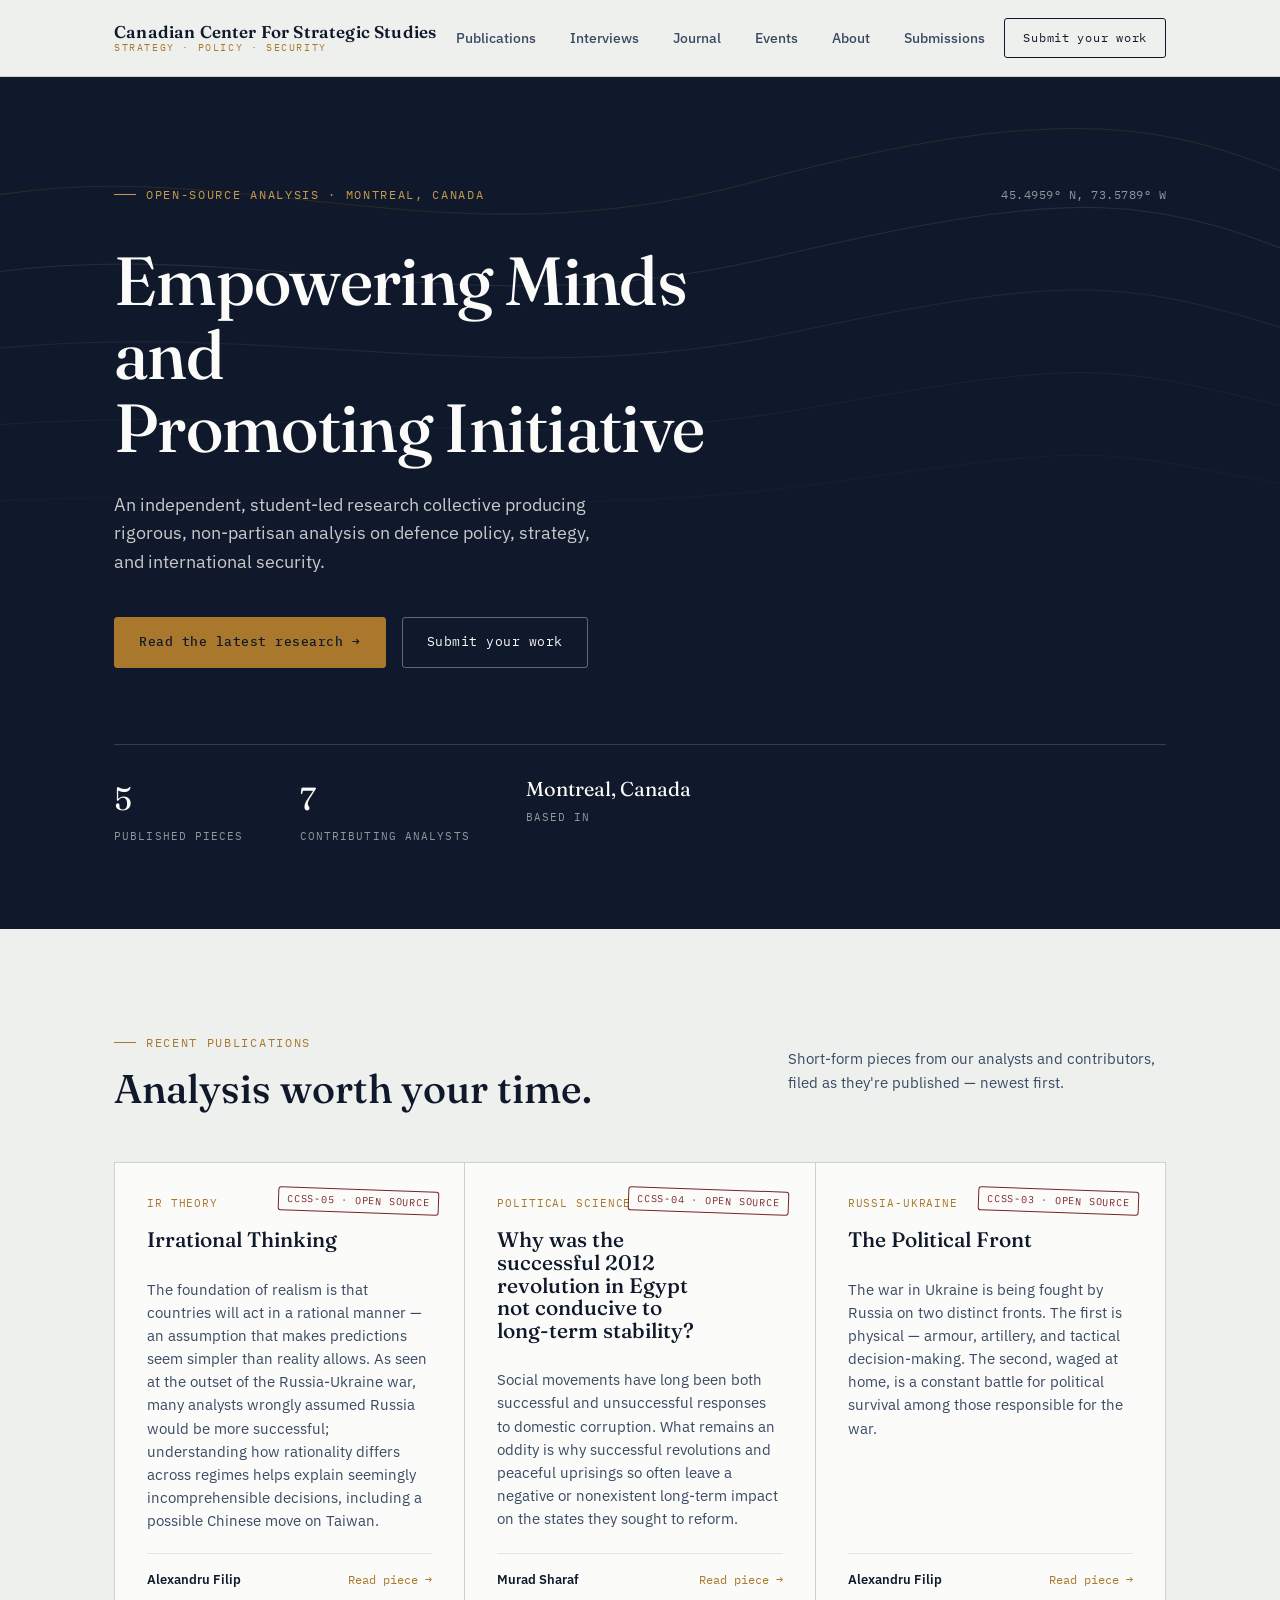
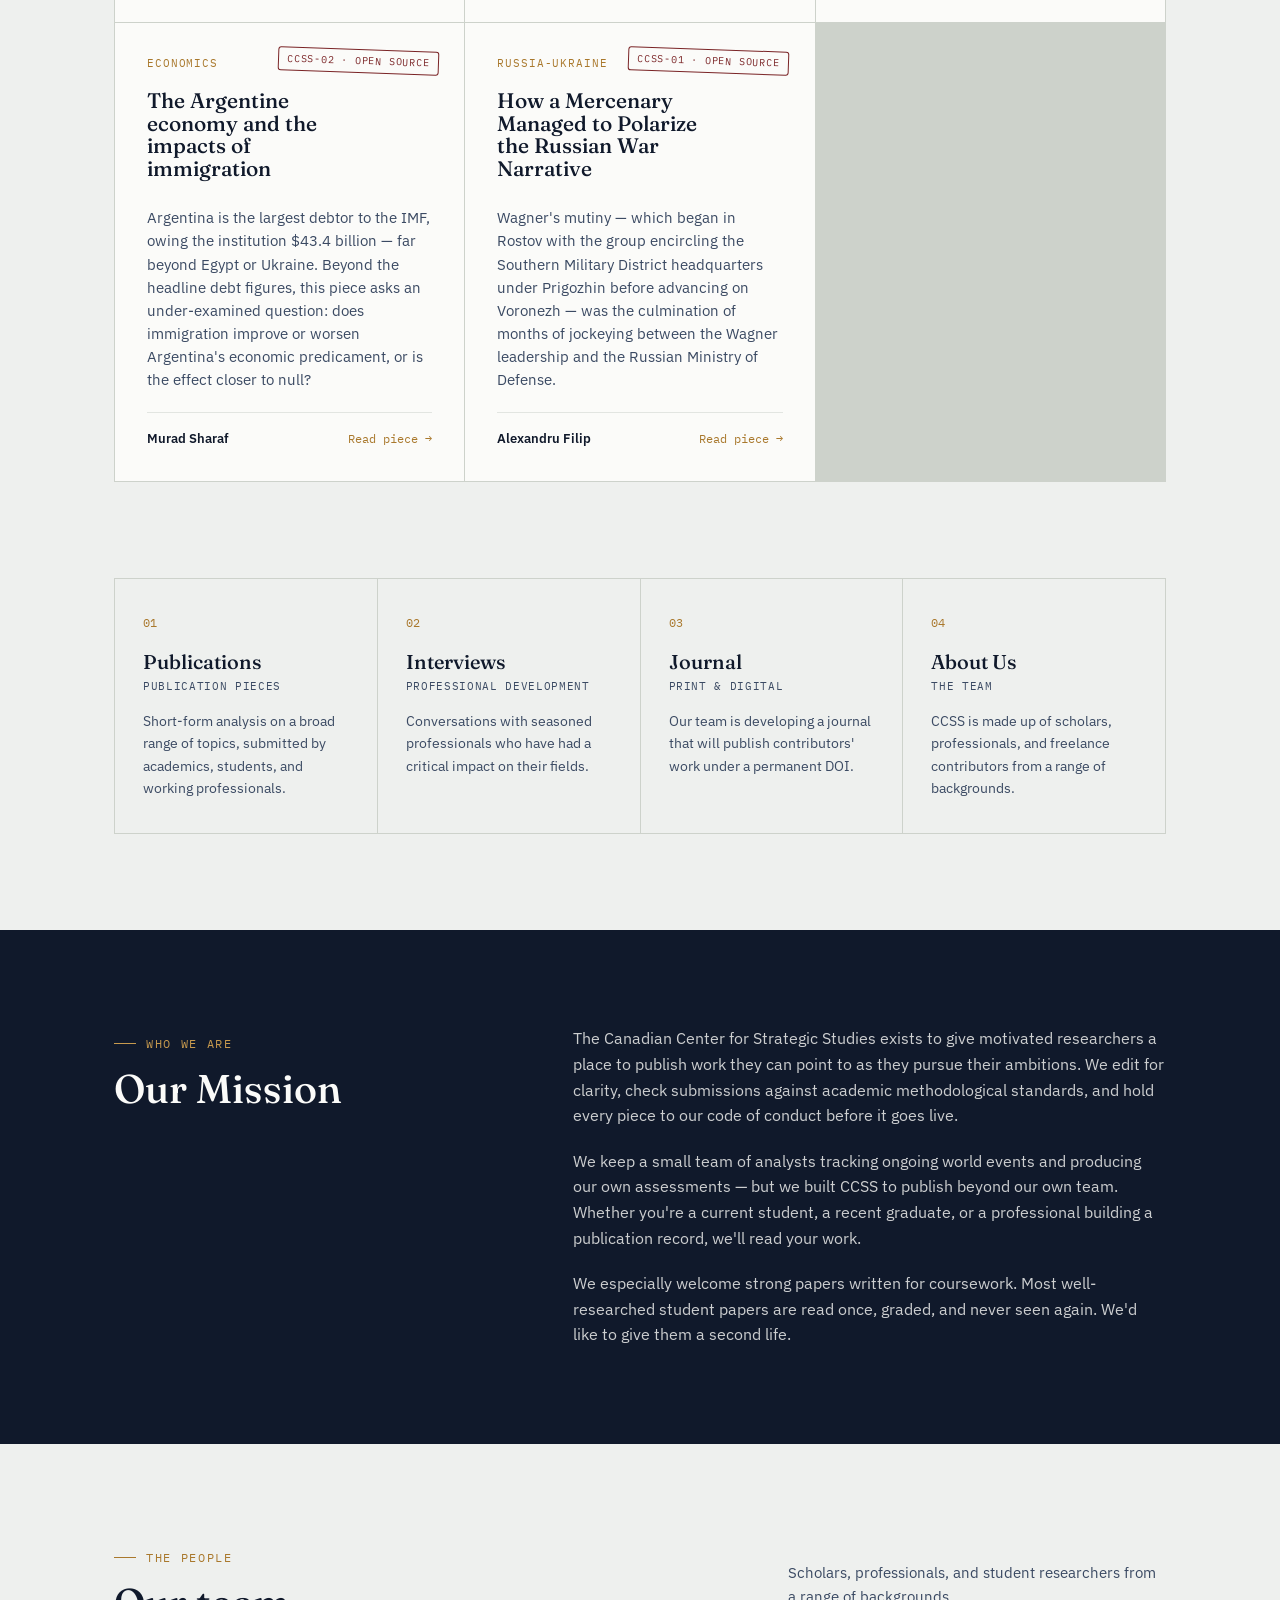
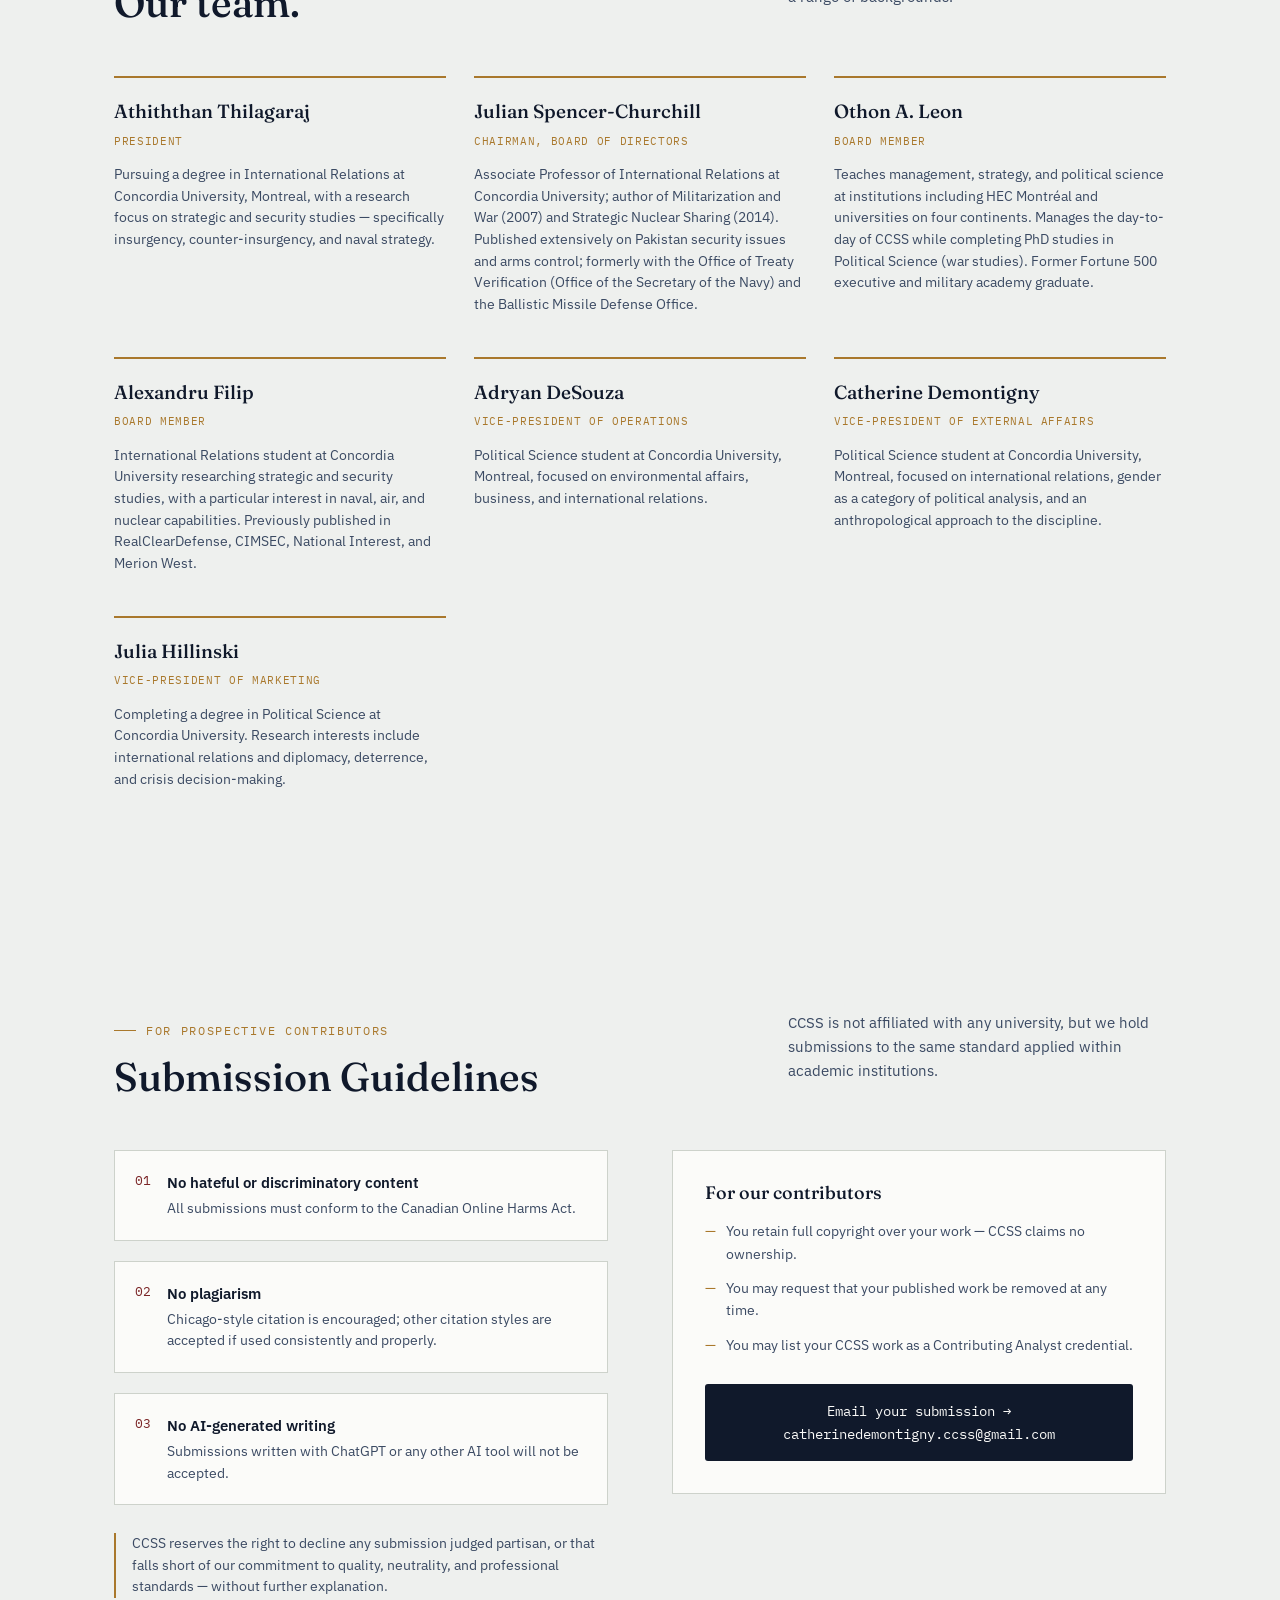
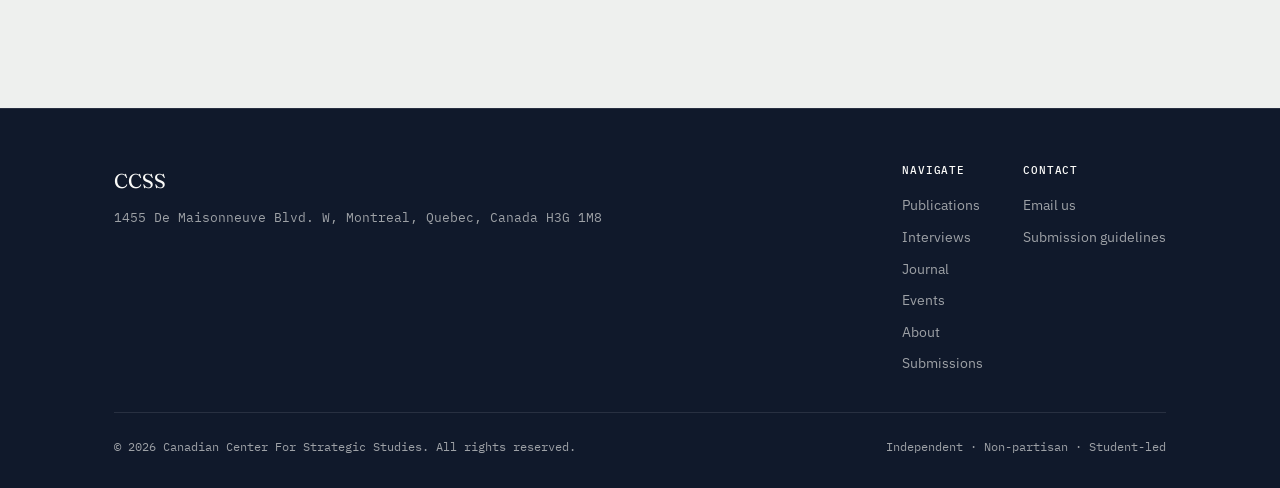
<file: index.html>
<!DOCTYPE html>
<html lang="en">
<head>
<meta charset="UTF-8">
<meta name="viewport" content="width=device-width, initial-scale=1.0">
<title>Canadian Center For Strategic Studies</title>
<meta name="description" content="Independent, student-led research on defence policy, strategy, and international security. Published analysis, interviews, and a forthcoming academic journal.">
<link rel="icon" href="data:image/svg+xml,<svg xmlns=%22http://www.w3.org/2000/svg%22 viewBox=%220 0 100 100%22><rect width=%22100%22 height=%22100%22 fill=%22%2310192B%22/><text x=%2250%22 y=%2266%22 font-size=%2258%22 fill=%22%23A9782C%22 text-anchor=%22middle%22 font-family=%22Georgia,serif%22>C</text></svg>">
<link rel="stylesheet" href="styles.css">
</head>
<body>

<!-- ============================== NAV ============================== -->
<nav class="site-nav">
  <div class="wrap">
    <a href="#top" class="wordmark">
      <span class="full" id="wordmark-full"></span>
      <span class="sub" id="wordmark-sub"></span>
    </a>
    <ul class="nav-links" id="nav-links"></ul>
    <a href="#submissions" class="nav-cta">Submit your work</a>
    <button class="nav-toggle" id="nav-toggle" aria-label="Toggle menu">
      <span></span><span></span><span></span>
    </button>
  </div>
  <div class="mobile-panel" id="mobile-panel"></div>
</nav>

<!-- ============================== HERO ============================== -->
<header class="hero" id="top">
  <svg class="hero-contours" viewBox="0 0 1200 500" preserveAspectRatio="none" xmlns="http://www.w3.org/2000/svg">
    <path d="M-50,120 C 200,60 400,180 700,100 S 1100,40 1250,110" stroke="#A9782C" stroke-width="1" fill="none" opacity="0.5"/>
    <path d="M-50,190 C 220,140 420,240 720,170 S 1080,110 1250,180" stroke="#FBFBF9" stroke-width="1" fill="none" opacity="0.25"/>
    <path d="M-50,260 C 240,220 460,300 740,240 S 1060,190 1250,250" stroke="#FBFBF9" stroke-width="1" fill="none" opacity="0.18"/>
    <path d="M-50,330 C 260,300 480,360 760,310 S 1040,270 1250,320" stroke="#FBFBF9" stroke-width="1" fill="none" opacity="0.12"/>
    <path d="M-50,400 C 280,380 500,420 780,380 S 1020,350 1250,390" stroke="#FBFBF9" stroke-width="1" fill="none" opacity="0.08"/>
  </svg>
  <div class="wrap">
    <div class="hero-meta">
      <span class="eyebrow" id="hero-eyebrow"></span>
      <span class="coords" id="hero-coords"></span>
    </div>
    <h1 id="hero-heading"></h1>
    <p class="hero-sub" id="hero-sub"></p>
    <div class="hero-ctas" id="hero-ctas"></div>
    <div class="stat-strip">
      <div>
        <div class="stat-num"><span id="stat-pubs"></span></div>
        <div class="stat-label">Published Pieces</div>
      </div>
      <div>
        <div class="stat-num"><span id="stat-team"></span></div>
        <div class="stat-label">Contributing Analysts</div>
      </div>
      <div>
        <div class="stat-num" id="stat-location" style="font-size:20px;"></div>
        <div class="stat-label">Based In</div>
      </div>
    </div>
  </div>
</header>

<!-- ============================== PUBLICATIONS ============================== -->
<section id="publications">
  <div class="wrap">
    <div class="section-head">
      <div>
        <span class="eyebrow">Recent Publications</span>
        <h2>Analysis worth your time.</h2>
      </div>
      <p>Short-form pieces from our analysts and contributors, filed as they're published — newest first.</p>
    </div>
    <div class="pub-grid" id="pub-grid"></div>
  </div>
</section>

<!-- ============================== PROGRAMS ============================== -->
<section id="programs" style="padding-top:0;">
  <div class="wrap">
    <div class="programs-grid" id="programs-grid"></div>
  </div>
</section>

<!-- ============================== ABOUT / MISSION ============================== -->
<section class="about-section" id="about">
  <div class="wrap about-grid">
    <div>
      <span class="eyebrow">Who We Are</span>
      <h2 id="mission-heading"></h2>
    </div>
    <div class="mission-copy" id="mission-copy"></div>
  </div>
</section>

<!-- ============================== TEAM ============================== -->
<section id="team">
  <div class="wrap">
    <div class="section-head">
      <div>
        <span class="eyebrow">The People</span>
        <h2>Our team.</h2>
      </div>
      <p>Scholars, professionals, and student researchers from a range of backgrounds.</p>
    </div>
    <div class="team-grid" id="team-grid"></div>
  </div>
</section>

<!-- ============================== SUBMISSIONS ============================== -->
<section id="submissions">
  <div class="wrap">
    <div class="section-head">
      <div>
        <span class="eyebrow">For Prospective Contributors</span>
        <h2 id="submissions-heading"></h2>
      </div>
      <p id="submissions-intro"></p>
    </div>
    <div class="submissions-grid">
      <div>
        <ul class="rule-list" id="rule-list"></ul>
        <p class="note-box" id="submissions-note"></p>
      </div>
      <div class="contrib-box">
        <h3>For our contributors</h3>
        <ul id="contrib-list"></ul>
        <a class="email-cta" id="email-cta" href="#"></a>
      </div>
    </div>
  </div>
</section>

<!-- ============================== FOOTER ============================== -->
<footer>
  <div class="wrap">
    <div class="footer-top">
      <div>
        <div class="footer-word" id="footer-word"></div>
        <div class="footer-addr" id="footer-addr"></div>
      </div>
      <div class="footer-links">
        <div class="footer-col">
          <h4>Navigate</h4>
          <div id="footer-links-col"></div>
        </div>
        <div class="footer-col">
          <h4>Contact</h4>
          <a href="mailto:catherinedemontigny.ccss@gmail.com">Email us</a>
          <a href="#submissions">Submission guidelines</a>
        </div>
      </div>
    </div>
    <div class="footer-bottom">
      <span>© <span id="footer-year"></span> <span id="footer-name"></span>. All rights reserved.</span>
      <span>Independent · Non-partisan · Student-led</span>
    </div>
  </div>
</footer>

<script src="content.js"></script>
<script src="main.js"></script>
</body>
</html>
</file>
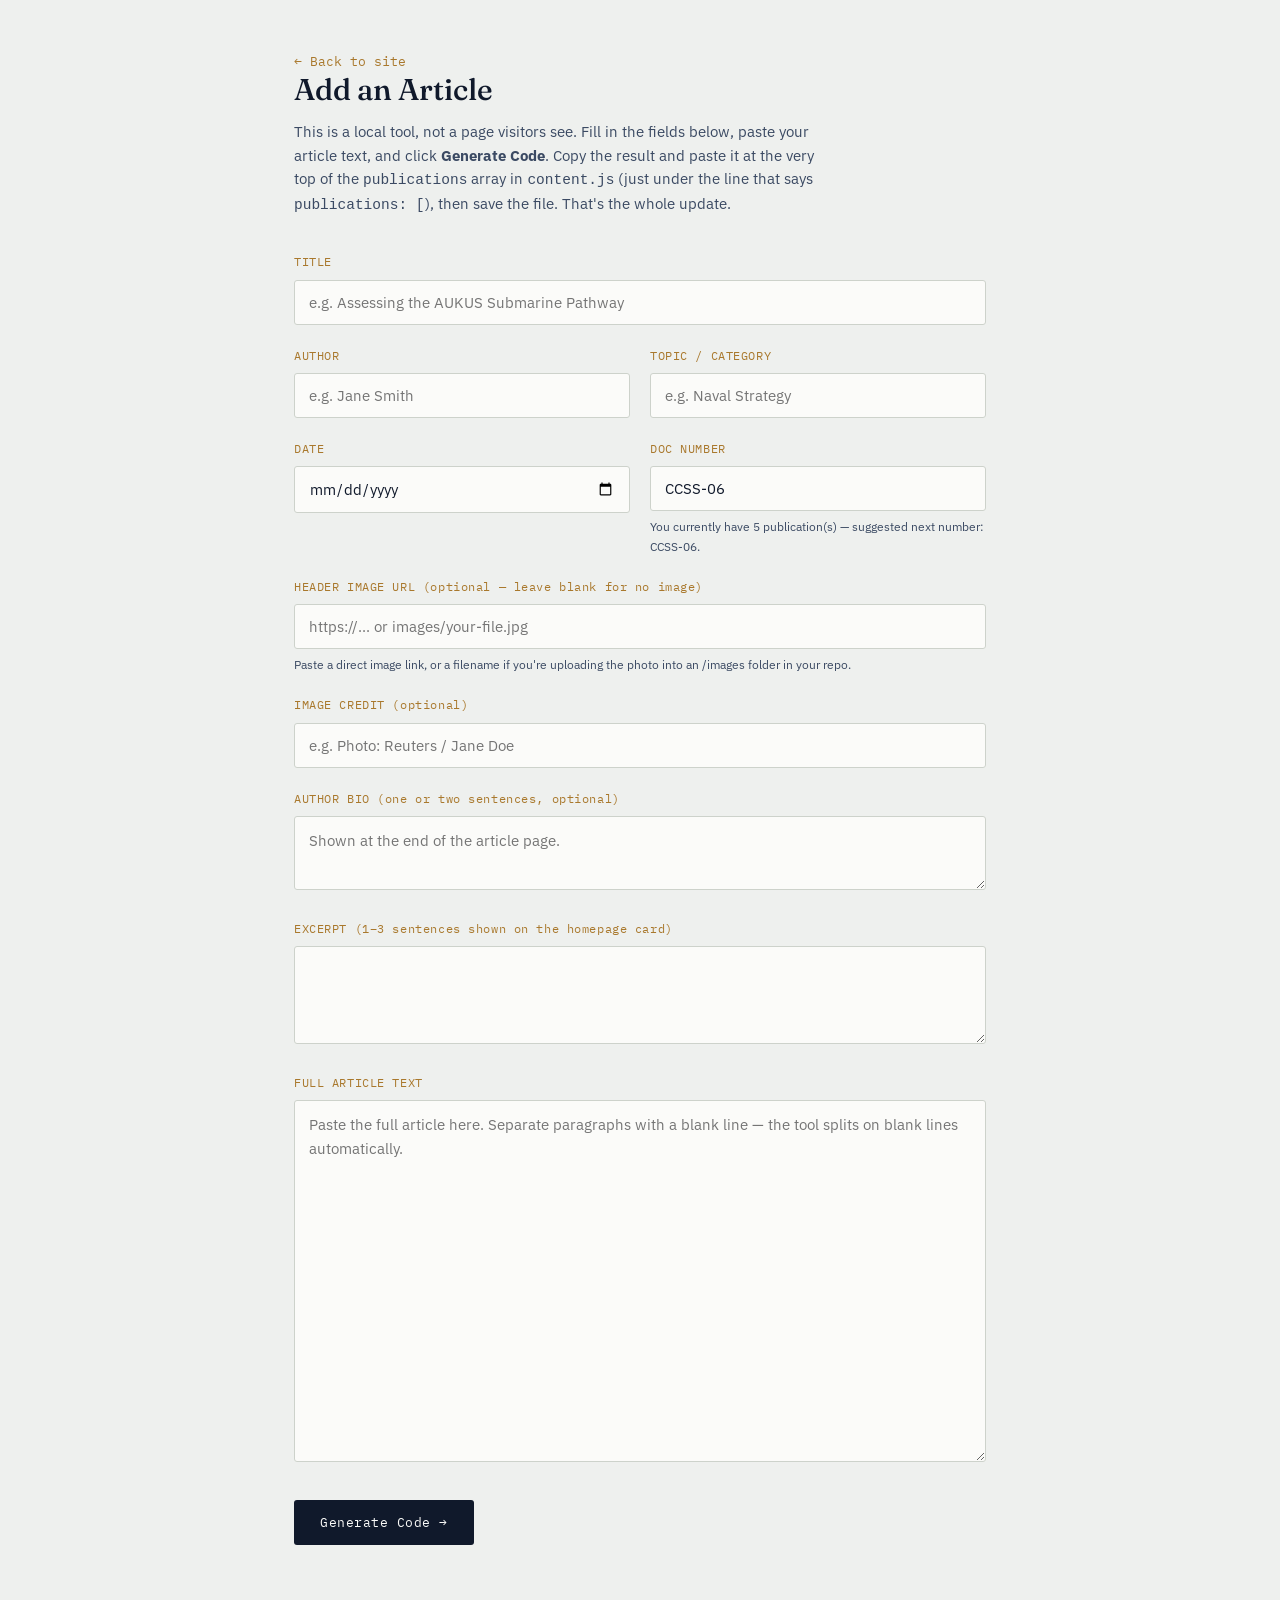
<file: add-article.html>
<!DOCTYPE html>
<html lang="en">
<head>
<meta charset="UTF-8">
<meta name="viewport" content="width=device-width, initial-scale=1.0">
<title>Add Article — CCSS Tool</title>
<link rel="stylesheet" href="styles.css">
<style>
  body { padding: 48px var(--gutter) 100px; max-width: 820px; margin: 0 auto; }
  .tool-head { margin-bottom: 36px; }
  .tool-head h1 { font-size: 30px; margin-bottom: 10px; }
  .tool-head p { color: var(--ink-soft); font-size: 14.5px; max-width: 60ch; }
  .field { margin-bottom: 22px; }
  .field label { display: block; font-family: var(--font-mono); font-size: 11.5px; letter-spacing: .05em; text-transform: uppercase; color: var(--brass); margin-bottom: 8px; }
  .field input, .field textarea {
    width: 100%; font-family: var(--font-body); font-size: 15px; color: var(--ink);
    background: var(--white); border: 1px solid var(--line); border-radius: var(--radius);
    padding: 12px 14px; box-sizing: border-box;
  }
  .field textarea { resize: vertical; line-height: 1.6; }
  .field .hint { font-size: 12px; color: var(--ink-soft); margin-top: 6px; }
  .row2 { display: grid; grid-template-columns: 1fr 1fr; gap: 20px; }
  #generate-btn {
    font-family: var(--font-mono); font-size: 13px; letter-spacing: .04em;
    background: var(--ink); color: var(--white); border: none; padding: 14px 26px;
    border-radius: var(--radius); cursor: pointer; margin-top: 8px;
  }
  #generate-btn:hover { background: var(--maroon); }
  #output-wrap { margin-top: 40px; display: none; }
  #output-wrap.show { display: block; }
  #output-wrap h2 { font-size: 18px; margin-bottom: 6px; }
  #output-wrap .hint { color: var(--ink-soft); font-size: 13.5px; margin-bottom: 14px; }
  #output {
    width: 100%; min-height: 260px; font-family: var(--font-mono); font-size: 12.5px;
    background: var(--ink); color: #d7dbe0; border: none; border-radius: var(--radius);
    padding: 20px; box-sizing: border-box; line-height: 1.6; white-space: pre;
  }
  #copy-btn {
    font-family: var(--font-mono); font-size: 12.5px; margin-top: 12px;
    background: var(--brass); color: var(--ink); border: none; padding: 10px 20px;
    border-radius: var(--radius); cursor: pointer;
  }
  #copy-btn:hover { background: var(--brass-soft); }
  #status { font-size: 13px; color: var(--brass); margin-top: 8px; min-height: 18px; }
  .back-link { font-family: var(--font-mono); font-size: 12.5px; color: var(--brass); }
</style>
</head>
<body>

<a class="back-link" href="index.html">← Back to site</a>

<div class="tool-head">
  <h1>Add an Article</h1>
  <p>
    This is a local tool, not a page visitors see. Fill in the fields below,
    paste your article text, and click <strong>Generate Code</strong>. Copy
    the result and paste it at the very top of the <code>publications</code>
    array in <code>content.js</code> (just under the line that says
    <code>publications: [</code>), then save the file. That's the whole update.
  </p>
</div>

<div class="field">
  <label for="f-title">Title</label>
  <input id="f-title" type="text" placeholder="e.g. Assessing the AUKUS Submarine Pathway">
</div>

<div class="row2">
  <div class="field">
    <label for="f-author">Author</label>
    <input id="f-author" type="text" placeholder="e.g. Jane Smith">
  </div>
  <div class="field">
    <label for="f-topic">Topic / Category</label>
    <input id="f-topic" type="text" placeholder="e.g. Naval Strategy">
  </div>
</div>

<div class="row2">
  <div class="field">
    <label for="f-date">Date</label>
    <input id="f-date" type="date">
  </div>
  <div class="field">
    <label for="f-doc">Doc Number</label>
    <input id="f-doc" type="text" placeholder="CCSS-06">
    <div class="hint" id="doc-hint">Suggested based on your current content.js, if loaded.</div>
  </div>
</div>

<div class="field">
  <label for="f-image">Header Image URL <span style="text-transform:none;">(optional — leave blank for no image)</span></label>
  <input id="f-image" type="text" placeholder="https://... or images/your-file.jpg">
  <div class="hint">Paste a direct image link, or a filename if you're uploading the photo into an /images folder in your repo.</div>
</div>

<div class="field">
  <label for="f-credit">Image Credit <span style="text-transform:none;">(optional)</span></label>
  <input id="f-credit" type="text" placeholder="e.g. Photo: Reuters / Jane Doe">
</div>

<div class="field">
  <label for="f-bio">Author Bio <span style="text-transform:none;">(one or two sentences, optional)</span></label>
  <textarea id="f-bio" rows="2" placeholder="Shown at the end of the article page."></textarea>
</div>

<div class="field">
  <label for="f-excerpt">Excerpt <span style="text-transform:none;">(1–3 sentences shown on the homepage card)</span></label>
  <textarea id="f-excerpt" rows="3"></textarea>
</div>

<div class="field">
  <label for="f-body">Full Article Text</label>
  <textarea id="f-body" rows="14" placeholder="Paste the full article here. Separate paragraphs with a blank line — the tool splits on blank lines automatically."></textarea>
</div>

<button id="generate-btn">Generate Code →</button>

<div id="output-wrap">
  <h2>Paste this into content.js</h2>
  <div class="hint">Paste it at the top of the <code>publications</code> array, right after <code>publications: [</code>.</div>
  <textarea id="output" readonly></textarea>
  <br>
  <button id="copy-btn">Copy to clipboard</button>
  <div id="status"></div>
</div>

<script src="content.js"></script>
<script>
(function () {
  // Suggest the next doc number based on how many publications already exist,
  // if content.js loaded successfully.
  try {
    if (typeof SITE !== "undefined" && SITE.publications) {
      const n = SITE.publications.length + 1;
      document.getElementById("f-doc").value = "CCSS-" + String(n).padStart(2, "0");
      document.getElementById("doc-hint").textContent =
        `You currently have ${SITE.publications.length} publication(s) — suggested next number: CCSS-${String(n).padStart(2, "0")}.`;
    }
  } catch (e) { /* content.js not found next to this file — that's fine, field stays blank */ }

  function slugify(str) {
    return str
      .toLowerCase()
      .replace(/[^a-z0-9\s-]/g, "")
      .trim()
      .replace(/\s+/g, "-")
      .slice(0, 48);
  }

  function jsString(str) {
    return JSON.stringify(str || "");
  }

  document.getElementById("generate-btn").addEventListener("click", function () {
    const title = document.getElementById("f-title").value.trim();
    const author = document.getElementById("f-author").value.trim();
    const bio = document.getElementById("f-bio").value.trim();
    const topic = document.getElementById("f-topic").value.trim();
    const date = document.getElementById("f-date").value.trim();
    const doc = document.getElementById("f-doc").value.trim();
    const excerpt = document.getElementById("f-excerpt").value.trim();
    const rawBody = document.getElementById("f-body").value.trim();
    const image = document.getElementById("f-image").value.trim();
    const credit = document.getElementById("f-credit").value.trim();

    if (!title || !author || !rawBody) {
      alert("Please fill in at least Title, Author, and the full article text.");
      return;
    }

    const id = slugify(title) || "untitled-piece";
    const paragraphs = rawBody
      .split(/\n\s*\n/)
      .map((p) => p.replace(/\s+/g, " ").trim())
      .filter(Boolean);

    const bodyLines = paragraphs.map((p) => `        ${jsString(p)},`).join("\n");

    const code =
`    {
      id: ${jsString(id)},
      doc: ${jsString(doc || "CCSS-XX")},
      title: ${jsString(title)},
      author: ${jsString(author)},
      authorBio: ${jsString(bio)},
      topic: ${jsString(topic)},
      date: ${jsString(date)},
      excerpt: ${jsString(excerpt)},
      sourceUrl: "",
      heroImage: ${jsString(image)},
      imageCredit: ${jsString(credit)},
      body: [
${bodyLines}
      ],
    },`;

    const output = document.getElementById("output");
    output.value = code;
    document.getElementById("output-wrap").classList.add("show");
    document.getElementById("status").textContent = "";
    output.scrollIntoView({ behavior: "smooth", block: "start" });
  });

  document.getElementById("copy-btn").addEventListener("click", function () {
    const output = document.getElementById("output");
    output.select();
    navigator.clipboard.writeText(output.value).then(function () {
      document.getElementById("status").textContent = "Copied. Now paste it into content.js and save.";
    }).catch(function () {
      document.getElementById("status").textContent = "Couldn't auto-copy — select the text above and copy manually (Ctrl/Cmd+C).";
    });
  });
})();
</script>
</body>
</html>
</file>
<file: styles.css>
/* ============================================================================
   CCSS WEBSITE — STYLES
   Design tokens live in :root below. Change a value here and it updates
   everywhere the variable is used across the site.
   ============================================================================ */

@import url('https://fonts.googleapis.com/css2?family=Fraunces:ital,opsz,wght@0,9..144,300;0,9..144,400;0,9..144,500;0,9..144,600;0,9..144,700;1,9..144,400;1,9..144,500&family=IBM+Plex+Sans:wght@400;500;600;700&family=IBM+Plex+Mono:wght@400;500&display=swap');

:root {
  /* ---- color ---- */
  --ink:        #10192B;   /* primary dark: headings, hero, footer */
  --ink-soft:   #3B4A63;   /* secondary text on light backgrounds */
  --paper:      #EEF0EE;   /* main section background (cool, not cream) */
  --paper-dim:  #E2E5E1;   /* card / alt background */
  --white:      #FBFBF9;   /* card surfaces on paper */
  --line:       #CDD2CB;   /* hairlines, borders */
  --brass:      #A9782C;   /* primary accent */
  --brass-soft: #C79A4E;   /* accent hover / light */
  --maroon:     #7A2426;   /* stamp / signal accent */

  /* ---- type ---- */
  --font-display: 'Fraunces', 'Iowan Old Style', 'Source Serif 4', Georgia, serif;
  --font-body:    'IBM Plex Sans', -apple-system, BlinkMacSystemFont, 'Segoe UI', sans-serif;
  --font-mono:    'IBM Plex Mono', ui-monospace, 'SFMono-Regular', Menlo, monospace;

  /* ---- layout ---- */
  --max: 1180px;
  --gutter: clamp(20px, 5vw, 64px);
  --radius: 3px;
}

* { box-sizing: border-box; }

html { scroll-behavior: smooth; }

@media (prefers-reduced-motion: reduce) {
  html { scroll-behavior: auto; }
  *, *::before, *::after {
    animation-duration: 0.01ms !important;
    animation-iteration-count: 1 !important;
    transition-duration: 0.01ms !important;
    scroll-behavior: auto !important;
  }
}

body {
  margin: 0;
  background: var(--paper);
  color: var(--ink);
  font-family: var(--font-body);
  font-size: 16px;
  line-height: 1.6;
  -webkit-font-smoothing: antialiased;
}

img { max-width: 100%; display: block; }

a { color: inherit; text-decoration: none; }

.wrap {
  max-width: var(--max);
  margin: 0 auto;
  padding: 0 var(--gutter);
}

.eyebrow {
  font-family: var(--font-mono);
  font-size: 12px;
  letter-spacing: 0.14em;
  text-transform: uppercase;
  color: var(--brass);
  display: inline-flex;
  align-items: center;
  gap: 10px;
}
.eyebrow::before {
  content: "";
  width: 22px;
  height: 1px;
  background: var(--brass);
  display: inline-block;
}

h1, h2, h3, h4 {
  font-family: var(--font-display);
  font-weight: 500;
  line-height: 1.08;
  margin: 0;
  color: var(--ink);
}

/* ============================== NAV ============================== */

.site-nav {
  position: sticky;
  top: 0;
  z-index: 100;
  background: rgba(238, 240, 238, 0.88);
  backdrop-filter: blur(10px);
  border-bottom: 1px solid var(--line);
}

.site-nav .wrap {
  display: flex;
  align-items: center;
  justify-content: space-between;
  height: 76px;
}

.wordmark {
  display: flex;
  flex-direction: column;
  line-height: 1.05;
}
.wordmark .full {
  font-family: var(--font-display);
  font-size: 17px;
  font-weight: 600;
  letter-spacing: 0.01em;
}
.wordmark .sub {
  font-family: var(--font-mono);
  font-size: 10px;
  letter-spacing: 0.16em;
  color: var(--brass);
  margin-top: 2px;
}

.nav-links {
  display: flex;
  align-items: center;
  gap: 34px;
  list-style: none;
  margin: 0;
  padding: 0;
}

.nav-links a {
  font-size: 14px;
  font-weight: 500;
  position: relative;
  padding: 4px 0;
  color: var(--ink-soft);
  transition: color 0.2s ease;
}
.nav-links a::after {
  content: "";
  position: absolute;
  left: 0;
  bottom: -2px;
  width: 0%;
  height: 1px;
  background: var(--brass);
  transition: width 0.25s ease;
}
.nav-links a:hover { color: var(--ink); }
.nav-links a:hover::after { width: 100%; }

.nav-cta {
  font-family: var(--font-mono);
  font-size: 12px;
  letter-spacing: 0.06em;
  border: 1px solid var(--ink);
  padding: 9px 18px;
  border-radius: var(--radius);
  transition: background 0.2s ease, color 0.2s ease;
  white-space: nowrap;
}
.nav-cta:hover { background: var(--ink); color: var(--white); }

.nav-toggle {
  display: none;
  background: none;
  border: none;
  cursor: pointer;
  padding: 6px;
  flex-direction: column;
  gap: 5px;
}
.nav-toggle span {
  width: 22px;
  height: 2px;
  background: var(--ink);
  display: block;
  transition: transform 0.25s ease, opacity 0.25s ease;
}
.nav-toggle.open span:nth-child(1) { transform: translateY(7px) rotate(45deg); }
.nav-toggle.open span:nth-child(2) { opacity: 0; }
.nav-toggle.open span:nth-child(3) { transform: translateY(-7px) rotate(-45deg); }

.mobile-panel {
  display: none;
  flex-direction: column;
  background: var(--paper);
  border-bottom: 1px solid var(--line);
}
.mobile-panel.open { display: flex; }
.mobile-panel a {
  padding: 16px var(--gutter);
  border-top: 1px solid var(--line);
  font-size: 15px;
  font-weight: 500;
}
.mobile-panel a.mobile-cta {
  color: var(--brass);
  font-family: var(--font-mono);
  font-size: 13px;
  letter-spacing: 0.04em;
}

/* ============================== HERO ============================== */

.hero {
  position: relative;
  background: var(--ink);
  color: var(--white);
  overflow: hidden;
  padding: 108px 0 84px;
}

.hero-contours {
  position: absolute;
  inset: 0;
  opacity: 0.35;
  pointer-events: none;
}

.hero .wrap {
  position: relative;
  z-index: 2;
}

.hero-meta {
  display: flex;
  align-items: center;
  justify-content: space-between;
  flex-wrap: wrap;
  gap: 16px;
  margin-bottom: 40px;
}

.hero-meta .eyebrow { color: var(--brass-soft); }
.hero-meta .eyebrow::before { background: var(--brass-soft); }

.coords {
  font-family: var(--font-mono);
  font-size: 12px;
  color: rgba(251,251,249,0.55);
  letter-spacing: 0.04em;
}

.hero h1 {
  color: var(--white);
  font-size: clamp(38px, 6vw, 68px);
  white-space: pre-line;
  max-width: 16ch;
  letter-spacing: -0.01em;
}

.hero-sub {
  margin-top: 26px;
  max-width: 46ch;
  font-size: 18px;
  color: rgba(251,251,249,0.78);
  font-weight: 400;
}

.hero-ctas {
  display: flex;
  gap: 16px;
  flex-wrap: wrap;
  margin-top: 40px;
}

.btn {
  font-family: var(--font-mono);
  font-size: 13px;
  letter-spacing: 0.04em;
  padding: 14px 24px;
  border-radius: var(--radius);
  display: inline-flex;
  align-items: center;
  gap: 8px;
  transition: transform 0.2s ease, background 0.2s ease, color 0.2s ease, border-color .2s ease;
}
.btn-primary {
  background: var(--brass);
  color: var(--ink);
  font-weight: 500;
  border: 1px solid var(--brass);
}
.btn-primary:hover { background: var(--brass-soft); border-color: var(--brass-soft); transform: translateY(-1px); }

.btn-ghost {
  border: 1px solid rgba(251,251,249,0.35);
  color: var(--white);
}
.btn-ghost:hover { border-color: var(--white); transform: translateY(-1px); }

.stat-strip {
  margin-top: 76px;
  padding-top: 28px;
  border-top: 1px solid rgba(251,251,249,0.16);
  display: flex;
  gap: 56px;
  flex-wrap: wrap;
}
.stat-strip .stat-num {
  font-family: var(--font-display);
  font-size: 32px;
  color: var(--white);
}
.stat-strip .stat-label {
  font-family: var(--font-mono);
  font-size: 11px;
  letter-spacing: 0.1em;
  text-transform: uppercase;
  color: rgba(251,251,249,0.55);
  margin-top: 4px;
}

/* ============================== SECTIONS ============================== */

section { padding: 96px 0; }

.section-head {
  display: flex;
  justify-content: space-between;
  align-items: flex-end;
  flex-wrap: wrap;
  gap: 24px;
  margin-bottom: 52px;
}

.section-head h2 {
  font-size: clamp(28px, 3.6vw, 40px);
  margin-top: 14px;
}

.section-head p {
  max-width: 42ch;
  color: var(--ink-soft);
  font-size: 15px;
}

/* ============================== PUBLICATIONS ============================== */

.pub-grid {
  display: grid;
  grid-template-columns: repeat(auto-fill, minmax(300px, 1fr));
  gap: 1px;
  background: var(--line);
  border: 1px solid var(--line);
}

.pub-card {
  background: var(--white);
  padding: 32px;
  display: flex;
  flex-direction: column;
  position: relative;
  opacity: 0;
  transform: translateY(14px);
  transition: opacity 0.6s ease, transform 0.6s ease, box-shadow .25s ease;
}
.pub-card.in-view { opacity: 1; transform: translateY(0); }
.pub-card:hover { box-shadow: inset 0 0 0 1px var(--brass); }

.pub-stamp {
  position: absolute;
  top: 26px;
  right: 26px;
  font-family: var(--font-mono);
  font-size: 10px;
  letter-spacing: 0.08em;
  color: var(--maroon);
  border: 1px solid var(--maroon);
  padding: 3px 8px;
  border-radius: var(--radius);
  transform: rotate(2deg);
}

.pub-topic {
  font-family: var(--font-mono);
  font-size: 11px;
  letter-spacing: 0.08em;
  text-transform: uppercase;
  color: var(--brass);
  margin-bottom: 16px;
}

.pub-card h3 {
  font-size: 21px;
  font-weight: 500;
  margin-bottom: 12px;
  padding-right: 64px;
}

.pub-card .pub-excerpt {
  font-size: 14.5px;
  color: var(--ink-soft);
  flex: 1;
  margin-bottom: 20px;
}

.pub-foot {
  display: flex;
  justify-content: space-between;
  align-items: center;
  padding-top: 16px;
  border-top: 1px solid var(--paper-dim);
  font-size: 13px;
}

.pub-author {
  font-weight: 600;
}

.pub-link {
  font-family: var(--font-mono);
  font-size: 12px;
  color: var(--brass);
  border-bottom: 1px solid transparent;
  transition: border-color .2s ease;
}
.pub-link:hover { border-color: var(--brass); }

/* ============================== PROGRAMS ============================== */

.programs-grid {
  display: grid;
  grid-template-columns: repeat(auto-fit, minmax(240px, 1fr));
  gap: 1px;
  background: var(--line);
  border: 1px solid var(--line);
}

.program-card {
  background: var(--paper);
  padding: 34px 28px;
  transition: background .25s ease;
}
.program-card:hover { background: var(--white); }

.program-index {
  font-family: var(--font-mono);
  font-size: 12px;
  color: var(--brass);
  margin-bottom: 18px;
}

.program-card h3 {
  font-size: 20px;
  margin-bottom: 6px;
}

.program-sub {
  font-family: var(--font-mono);
  font-size: 11px;
  color: var(--ink-soft);
  text-transform: uppercase;
  letter-spacing: 0.06em;
  margin-bottom: 14px;
}

.program-card p {
  font-size: 14px;
  color: var(--ink-soft);
  margin: 0;
}

/* ============================== ABOUT / MISSION ============================== */

.about-section { background: var(--ink); color: var(--white); }
.about-grid {
  display: grid;
  grid-template-columns: 0.8fr 1.2fr;
  gap: 64px;
}
.about-section .eyebrow { color: var(--brass-soft); }
.about-section .eyebrow::before { background: var(--brass-soft); }
.about-section h2 { color: var(--white); margin-top: 14px; font-size: clamp(28px, 3.6vw, 40px); }

.mission-copy p {
  font-size: 16px;
  color: rgba(251,251,249,0.8);
  margin: 0 0 20px;
}
.mission-copy p:last-child { margin-bottom: 0; }

/* ============================== TEAM ============================== */

.team-grid {
  display: grid;
  grid-template-columns: repeat(auto-fill, minmax(260px, 1fr));
  gap: 28px;
  margin-top: 52px;
}

.team-card {
  border-top: 2px solid var(--brass);
  padding-top: 18px;
}

.team-name {
  font-family: var(--font-display);
  font-size: 19px;
  font-weight: 500;
}

.team-role {
  font-family: var(--font-mono);
  font-size: 11px;
  letter-spacing: 0.06em;
  text-transform: uppercase;
  color: var(--brass);
  margin-top: 6px;
  margin-bottom: 14px;
}

.team-bio {
  font-size: 13.5px;
  color: var(--ink-soft);
}

/* ============================== SUBMISSIONS ============================== */

.submissions-grid {
  display: grid;
  grid-template-columns: 1fr 1fr;
  gap: 64px;
  align-items: start;
}

.rule-list {
  list-style: none;
  margin: 0 0 28px;
  padding: 0;
  display: flex;
  flex-direction: column;
  gap: 20px;
}

.rule {
  display: flex;
  gap: 16px;
  padding: 20px;
  background: var(--white);
  border: 1px solid var(--line);
}

.rule-num {
  font-family: var(--font-mono);
  font-size: 13px;
  color: var(--maroon);
  flex-shrink: 0;
}

.rule-title {
  font-weight: 600;
  font-size: 14.5px;
  margin-bottom: 4px;
}

.rule-detail {
  font-size: 13.5px;
  color: var(--ink-soft);
}

.note-box {
  font-size: 13.5px;
  color: var(--ink-soft);
  border-left: 2px solid var(--brass);
  padding-left: 16px;
  margin-top: 8px;
}

.contrib-box {
  background: var(--white);
  border: 1px solid var(--line);
  padding: 32px;
}
.contrib-box h3 { font-size: 18px; margin-bottom: 18px; }
.contrib-box ul {
  margin: 0 0 28px;
  padding: 0;
  list-style: none;
  display: flex;
  flex-direction: column;
  gap: 12px;
  font-size: 14px;
  color: var(--ink-soft);
}
.contrib-box li { display: flex; gap: 10px; }
.contrib-box li::before { content: "—"; color: var(--brass); flex-shrink: 0; }

.email-cta {
  display: block;
  text-align: center;
  background: var(--ink);
  color: var(--white);
  font-family: var(--font-mono);
  font-size: 14px;
  padding: 16px;
  border-radius: var(--radius);
  transition: background .2s ease;
}
.email-cta:hover { background: var(--maroon); }

/* ============================== FOOTER ============================== */

footer {
  background: var(--ink);
  color: rgba(251,251,249,0.6);
  padding: 56px 0 32px;
  border-top: 1px solid rgba(251,251,249,0.1);
}

.footer-top {
  display: flex;
  justify-content: space-between;
  flex-wrap: wrap;
  gap: 32px;
  padding-bottom: 32px;
  border-bottom: 1px solid rgba(251,251,249,0.1);
}

.footer-word {
  font-family: var(--font-display);
  color: var(--white);
  font-size: 20px;
  margin-bottom: 10px;
}

.footer-addr {
  font-family: var(--font-mono);
  font-size: 12.5px;
  line-height: 1.7;
}

.footer-links {
  display: flex;
  gap: 40px;
  flex-wrap: wrap;
}

.footer-col h4 {
  color: var(--white);
  font-family: var(--font-mono);
  font-size: 11px;
  letter-spacing: 0.08em;
  text-transform: uppercase;
  margin-bottom: 14px;
  font-weight: 500;
}

.footer-col a {
  display: block;
  font-size: 13.5px;
  padding: 5px 0;
  transition: color .2s ease;
}
.footer-col a:hover { color: var(--white); }

.footer-bottom {
  display: flex;
  justify-content: space-between;
  flex-wrap: wrap;
  gap: 12px;
  padding-top: 24px;
  font-size: 12px;
  font-family: var(--font-mono);
}

/* ============================== RESPONSIVE ============================== */

@media (max-width: 860px) {
  .nav-links, .nav-cta { display: none; }
  .nav-toggle { display: flex; }
  .about-grid { grid-template-columns: 1fr; gap: 36px; }
  .submissions-grid { grid-template-columns: 1fr; gap: 40px; }
  section { padding: 68px 0; }
  .hero { padding: 88px 0 56px; }
  .stat-strip { gap: 36px; margin-top: 56px; }
}

@media (max-width: 520px) {
  .pub-card h3 { padding-right: 0; }
  .pub-stamp { position: static; display: inline-block; margin-bottom: 14px; transform: none; }
}

/* focus visibility */
a:focus-visible, button:focus-visible {
  outline: 2px solid var(--brass);
  outline-offset: 2px;
}
</file>
